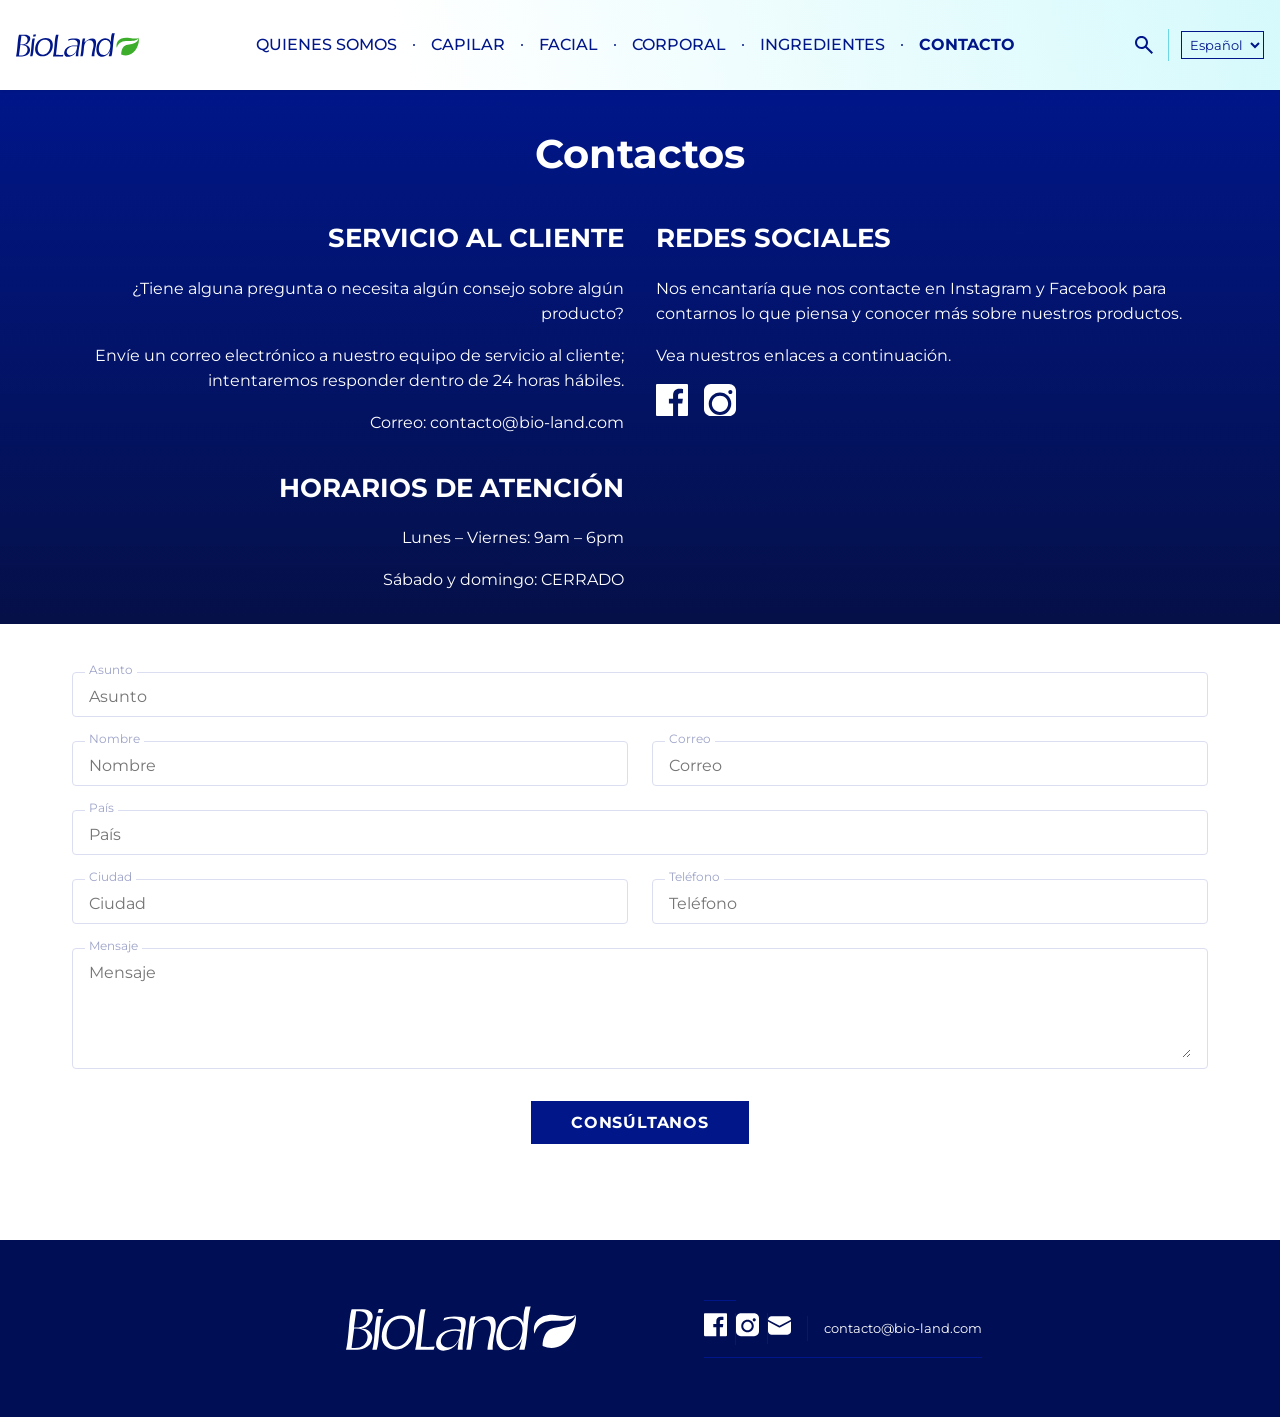
<file: pages/contacto.html>
<!DOCTYPE html>
<html lang="es" dir="ltr">
<head>
  <meta charset="UTF-8">
  <meta name="viewport" content="width=device-width, initial-scale=1.0">
  <title>Contacto — BioLand</title>
  <link rel="stylesheet" href="../assets/css/main.css?v=4">
  <link rel="stylesheet" href="../assets/css/components.css?v=4">
  <style>
    /* ── Contact hero (fiel al original) */
    .contact-hero {
      background: linear-gradient(to bottom, #001689, #051048);
      padding: 32px 16px;
    }
    .contact-hero__inner {
      display: grid;
      max-width: 1200px;
      margin: 0 auto;
      padding: 0 32px;
      color: #fff;
      gap: 32px;
      place-items: center;
    }
    @media (min-width: 768px) {
      .contact-hero__inner {
        grid-template-columns: 1fr 1fr;
        gap: 32px;
        place-items: start;
      }
    }
    .contact-hero h1 {
      font-size: clamp(32px,4vw,40px);
      font-weight: 700;
      color: #fff;
      grid-column: 1 / -1;
    }
    @media (min-width: 768px) {
      .contact-hero h1 { justify-self: center; }
    }

    .contact-block {
      display: flex;
      flex-direction: column;
      width: 100%;
      gap: 16px;
      padding: 24px 0;
      border-top: 2px solid var(--brand);
      border-bottom: 2px solid var(--brand);
    }
    @media (min-width: 768px) {
      .contact-block {
        align-items: flex-end;
        text-align: right;
        border: none;
        padding: 0;
      }
    }

    .contact-block h2 {
      text-transform: uppercase;
      font-weight: 700;
      font-size: 20px;
    }
    @media (min-width: 1024px) { .contact-block h2 { font-size: 26px; } }

    .contact-block p, .contact-block li {
      font-size: 14px;
      line-height: 1.6;
    }
    @media (min-width: 1024px) { .contact-block p, .contact-block li { font-size: 16px; } }

    .contact-block a { color: #fff; }

    .contact-social-icons {
      display: flex;
      gap: 16px;
    }

    /* Redes bloque: columna derecha, alineado a la izquierda */
    .contact-block--social {
      align-items: flex-start;
      text-align: left;
    }
    @media (min-width: 768px) {
      .contact-block--social {
        border: none;
        padding: 0;
      }
    }
  </style>
</head>
<body>

  <script src="../components/header.js?v=4" data-root=".."></script>

  <main class="padding-for-nav fade-in">

    <!-- ── Hero contacto ───────────────────────────────── -->
    <section class="contact-hero">
      <div class="contact-hero__inner">
        <h1>Contactos</h1>

        <!-- Servicio al cliente -->
        <div class="contact-block">
          <h2>Servicio al cliente</h2>
          <p>¿Tiene alguna pregunta o necesita algún consejo sobre algún producto?</p>
          <p>Envíe un correo electrónico a nuestro equipo de servicio al cliente; intentaremos responder dentro de 24 horas hábiles.</p>
          <p>Correo: <a href="mailto:contacto@bio-land.com">contacto@bio-land.com</a></p>
        </div>

        <!-- Redes sociales -->
        <div class="contact-block contact-block--social">
          <h2>Redes sociales</h2>
          <p>Nos encantaría que nos contacte en Instagram y Facebook para contarnos lo que piensa y conocer más sobre nuestros productos.</p>
          <p>Vea nuestros enlaces a continuación.</p>
          <div class="contact-social-icons">
            <a href="https://www.facebook.com/biolandoficial" target="_blank" rel="noreferrer" aria-label="Facebook">
              <svg width="32" height="32" viewBox="0 0 32 32" fill="none"><path d="M30.72 0H1.28C0.572 0 0 0.572 0 1.28V30.72C0 31.428 0.572 32 1.28 32H30.72C31.428 32 32 31.428 32 30.72V1.28C32 0.572 31.428 0 30.72 0ZM27.024 9.34H24.468C22.464 9.34 22.076 10.292 22.076 11.692V14.776H26.86L26.236 19.604H22.076V32H17.088V19.608H12.916V14.776H17.088V11.216C17.088 7.084 19.612 4.832 23.3 4.832C25.068 4.832 26.584 4.964 27.028 5.024V9.34H27.024Z" fill="white"/></svg>
            </a>
            <a href="https://www.instagram.com/bioland/" target="_blank" rel="noreferrer" aria-label="Instagram">
              <svg width="32" height="32" viewBox="0 0 32 32" fill="none"><path fill-rule="evenodd" clip-rule="evenodd" d="M6.858 0C5.039 0 3.296 0.722 2.01 2.008C0.724 3.293 0.001 5.037 0 6.855V25.142C0 26.961 0.723 28.705 2.009 29.991C3.295 31.278 5.039 32 6.858 32H25.145C26.963 31.999 28.707 31.277 29.992 29.991C31.278 28.705 32 26.961 32 25.142V6.855C31.999 5.037 31.277 3.294 29.991 2.009C28.706 0.723 26.963 0.001 25.145 0H6.858ZM16 8.533C12.997 8.533 10.131 9.73 8.022 11.839C5.913 13.948 4.716 16.814 4.716 19.817C4.716 22.82 5.913 25.686 8.022 27.795C10.131 29.904 12.997 31.101 16 31.101C19.003 31.101 21.869 29.904 23.978 27.795C26.087 25.686 27.284 22.82 27.284 19.817C27.284 16.814 26.087 13.948 23.978 11.839C21.869 9.73 19.003 8.533 16 8.533ZM16 11.733C18.157 11.733 20.226 12.589 21.748 14.111C23.27 15.633 24.126 17.702 24.126 19.859C24.126 22.016 23.27 24.085 21.748 25.607C20.226 27.129 18.157 27.985 16 27.985C13.843 27.985 11.774 27.129 10.252 25.607C8.73 24.085 7.874 22.016 7.874 19.859C7.874 17.702 8.73 15.633 10.252 14.111C11.774 12.589 13.843 11.733 16 11.733ZM26.341 5.973C25.803 5.973 25.287 6.187 24.906 6.568C24.525 6.949 24.311 7.465 24.311 8.003C24.311 8.541 24.525 9.057 24.906 9.438C25.287 9.819 25.803 10.033 26.341 10.033C26.879 10.033 27.395 9.819 27.776 9.438C28.157 9.057 28.371 8.541 28.371 8.003C28.371 7.465 28.157 6.949 27.776 6.568C27.395 6.187 26.879 5.973 26.341 5.973Z" fill="white"/></svg>
            </a>
          </div>
        </div>

        <!-- Horarios — columna izquierda, debajo de Servicio -->
        <div class="contact-block" style="grid-column:1;">
          <h2>Horarios de atención</h2>
          <p>Lunes – Viernes: 9am – 6pm</p>
          <p>Sábado y domingo: CERRADO</p>
        </div>

      </div>
    </section>

    <!-- ── Formulario de contacto ─────────────────────────── -->
    <section style="max-width:1200px;margin:0 auto 48px;padding:48px 32px;">
      <style>
        .contact-form { display:grid; gap:24px; }
        @media(min-width:768px){ .contact-form { grid-template-columns:1fr 1fr; } }
        .contact-form__field { display:flex; flex-direction:column; gap:6px; }
        .contact-form__field {
          position: relative;
          border: 1px solid #DBDEF0;
          border-radius: 4px;
          padding: 12px 16px 10px;
        }
        .contact-form__field label {
          position: absolute;
          top: -9px; left: 12px;
          background: #fff;
          padding: 0 4px;
          font-size: 12px;
          color: #9da3c8;
          font-weight: 400;
          line-height: 1;
          pointer-events: none;
        }
        .contact-form__field input,
        .contact-form__field select,
        .contact-form__field textarea {
          width:100%;
          border:none;
          outline:none;
          font-size:16px;
          font-family:inherit;
          background:transparent;
          color:var(--text-primary,#1a1a18);
          padding:0;
          margin-top:2px;
        }
        .contact-form__field:focus-within { border-color: var(--brand); }
        .contact-form__field:focus-within label { color: var(--brand); }
        .contact-form__field--full { grid-column:1/-1; }
        .contact-form__submit {
          grid-column:1/-1;
          display:flex;
          justify-content:center;
          margin-top:8px;
        }
        .btn-consultar {
          background:var(--brand);
          color:#fff;
          font-weight:700;
          font-size:1rem;
          padding:12px 40px;
          border:none;
          cursor:pointer;
          text-transform:uppercase;
          letter-spacing:0.05em;
          transition:background 0.2s;
        }
        .btn-consultar:hover { background:var(--brand-dark); }
      </style>
      <form class="contact-form" novalidate>
        <div class="contact-form__field contact-form__field--full">
          <label for="c-asunto">Asunto</label>
          <input type="text" id="c-asunto" name="asunto" placeholder="Asunto">
        </div>
        <div class="contact-form__field">
          <label for="c-nombre">Nombre</label>
          <input type="text" id="c-nombre" name="nombre" placeholder="Nombre">
        </div>
        <div class="contact-form__field">
          <label for="c-correo">Correo</label>
          <input type="email" id="c-correo" name="correo" placeholder="Correo">
        </div>
        <div class="contact-form__field contact-form__field--full">
          <label for="c-pais">País</label>
          <input type="text" id="c-pais" name="pais" placeholder="País">
        </div>
        <div class="contact-form__field">
          <label for="c-ciudad">Ciudad</label>
          <input type="text" id="c-ciudad" name="ciudad" placeholder="Ciudad">
        </div>
        <div class="contact-form__field">
          <label for="c-telefono">Teléfono</label>
          <input type="tel" id="c-telefono" name="telefono" placeholder="Teléfono">
        </div>
        <div class="contact-form__field contact-form__field--full">
          <label for="c-mensaje">Mensaje</label>
          <textarea id="c-mensaje" name="mensaje" rows="5" placeholder="Mensaje"></textarea>
        </div>
        <div class="contact-form__submit">
          <button type="submit" class="btn-consultar">Consúltanos</button>
        </div>
      </form>
    </section>

  </main>

  <script src="../components/footer.js" data-root=".."></script>
  <script src="../assets/js/main.js"></script>
</body>
</html>
</file>
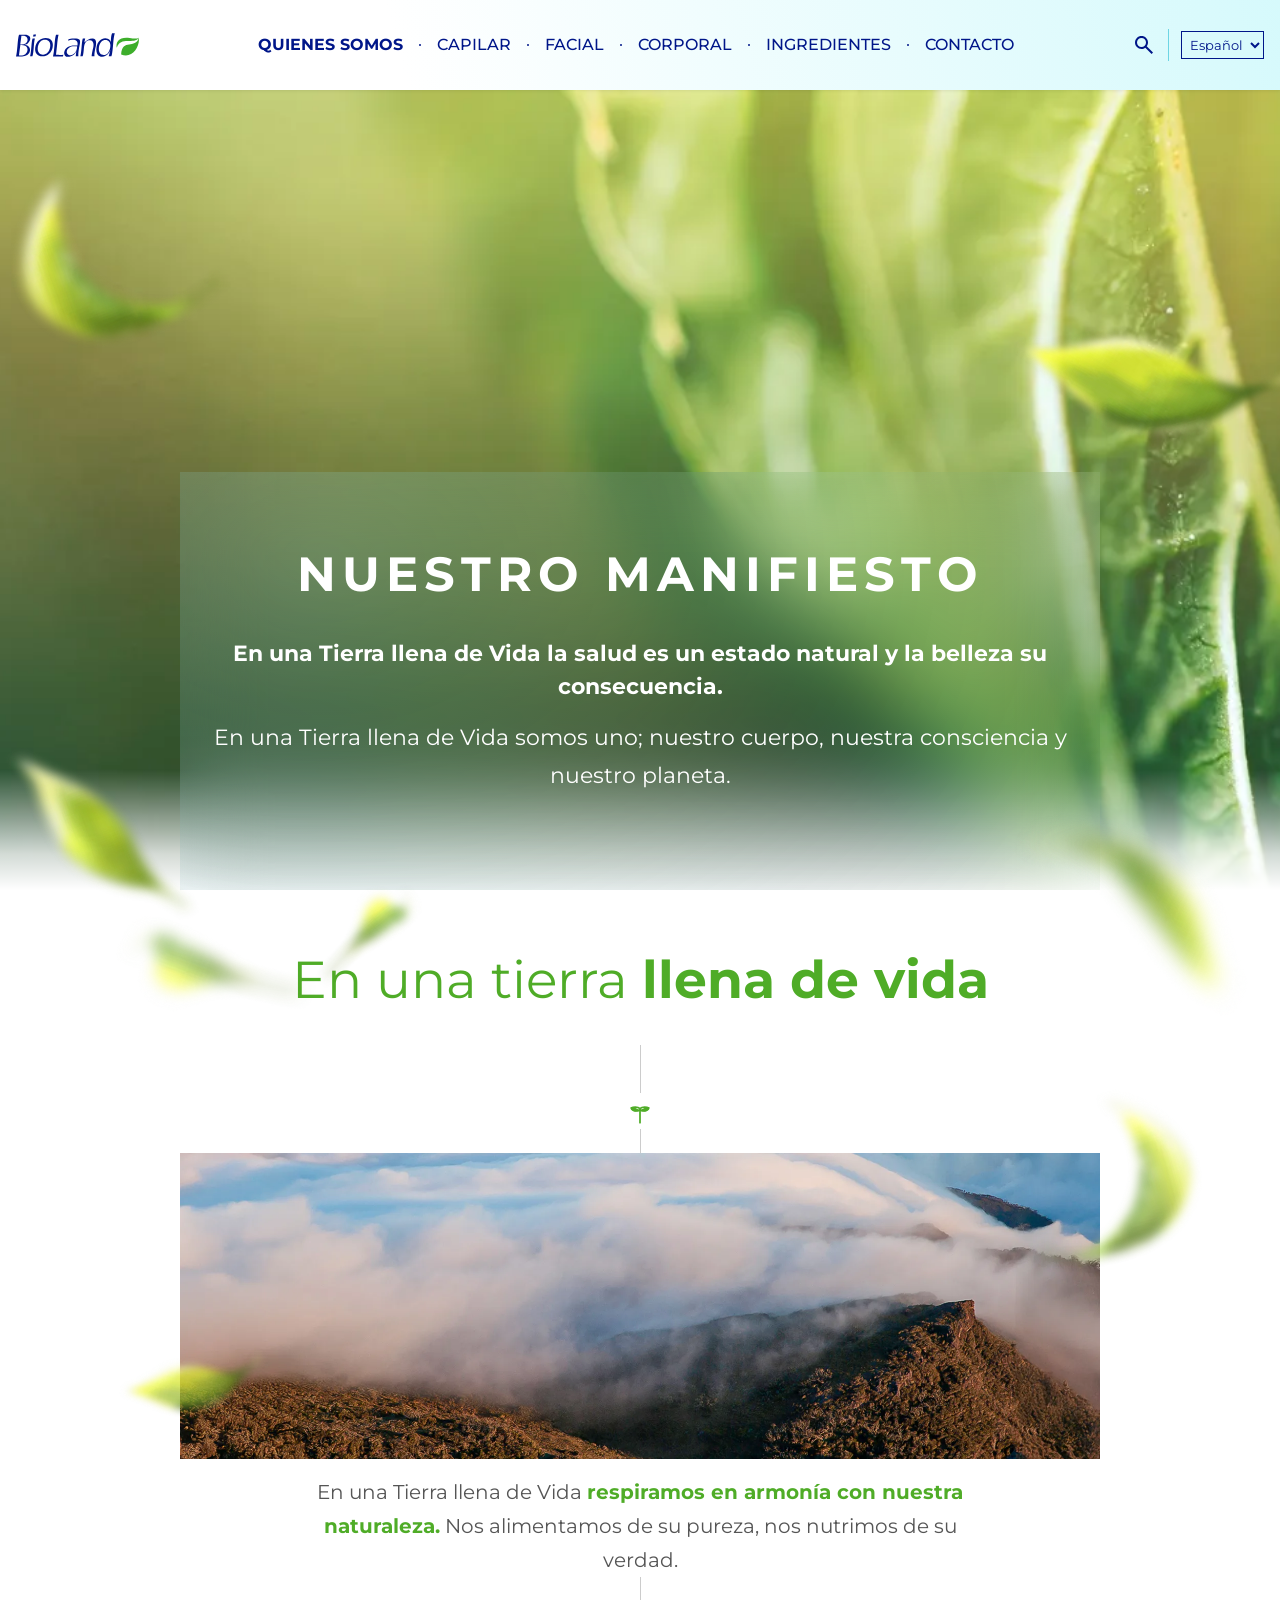
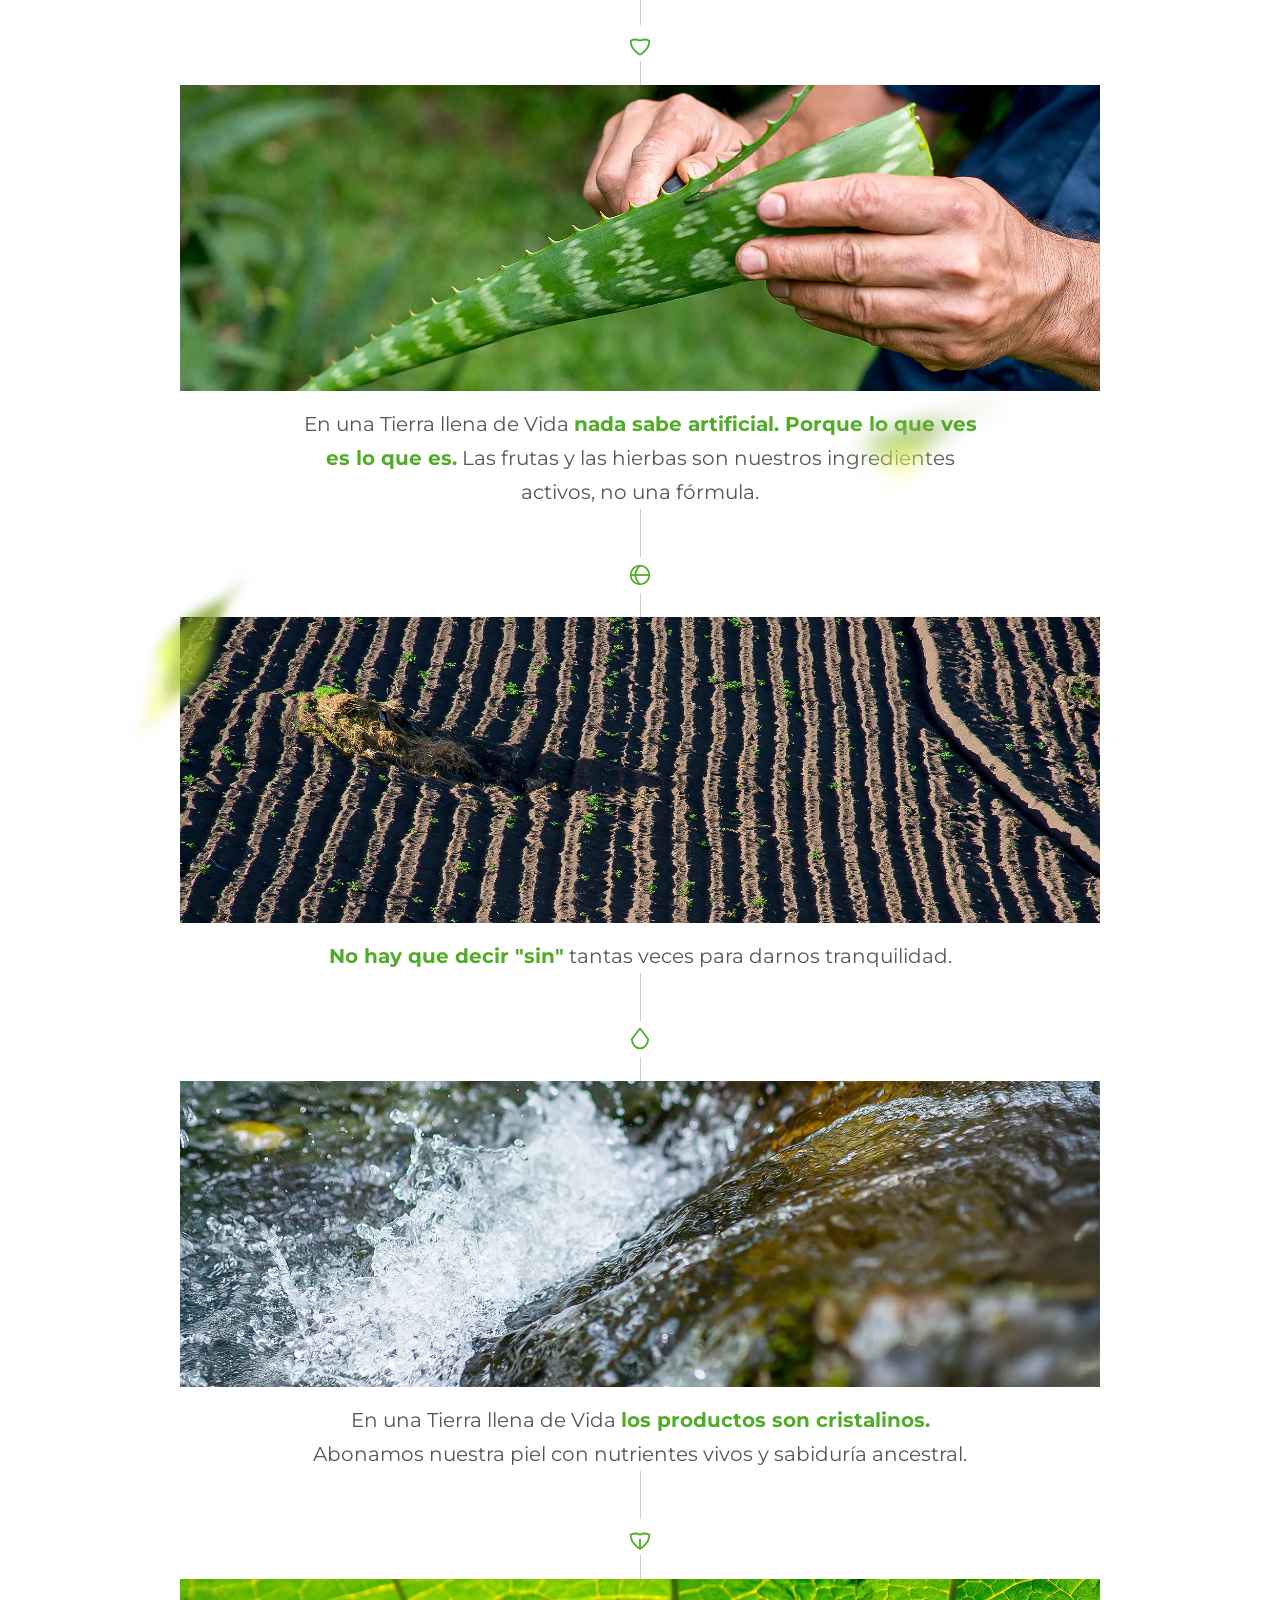
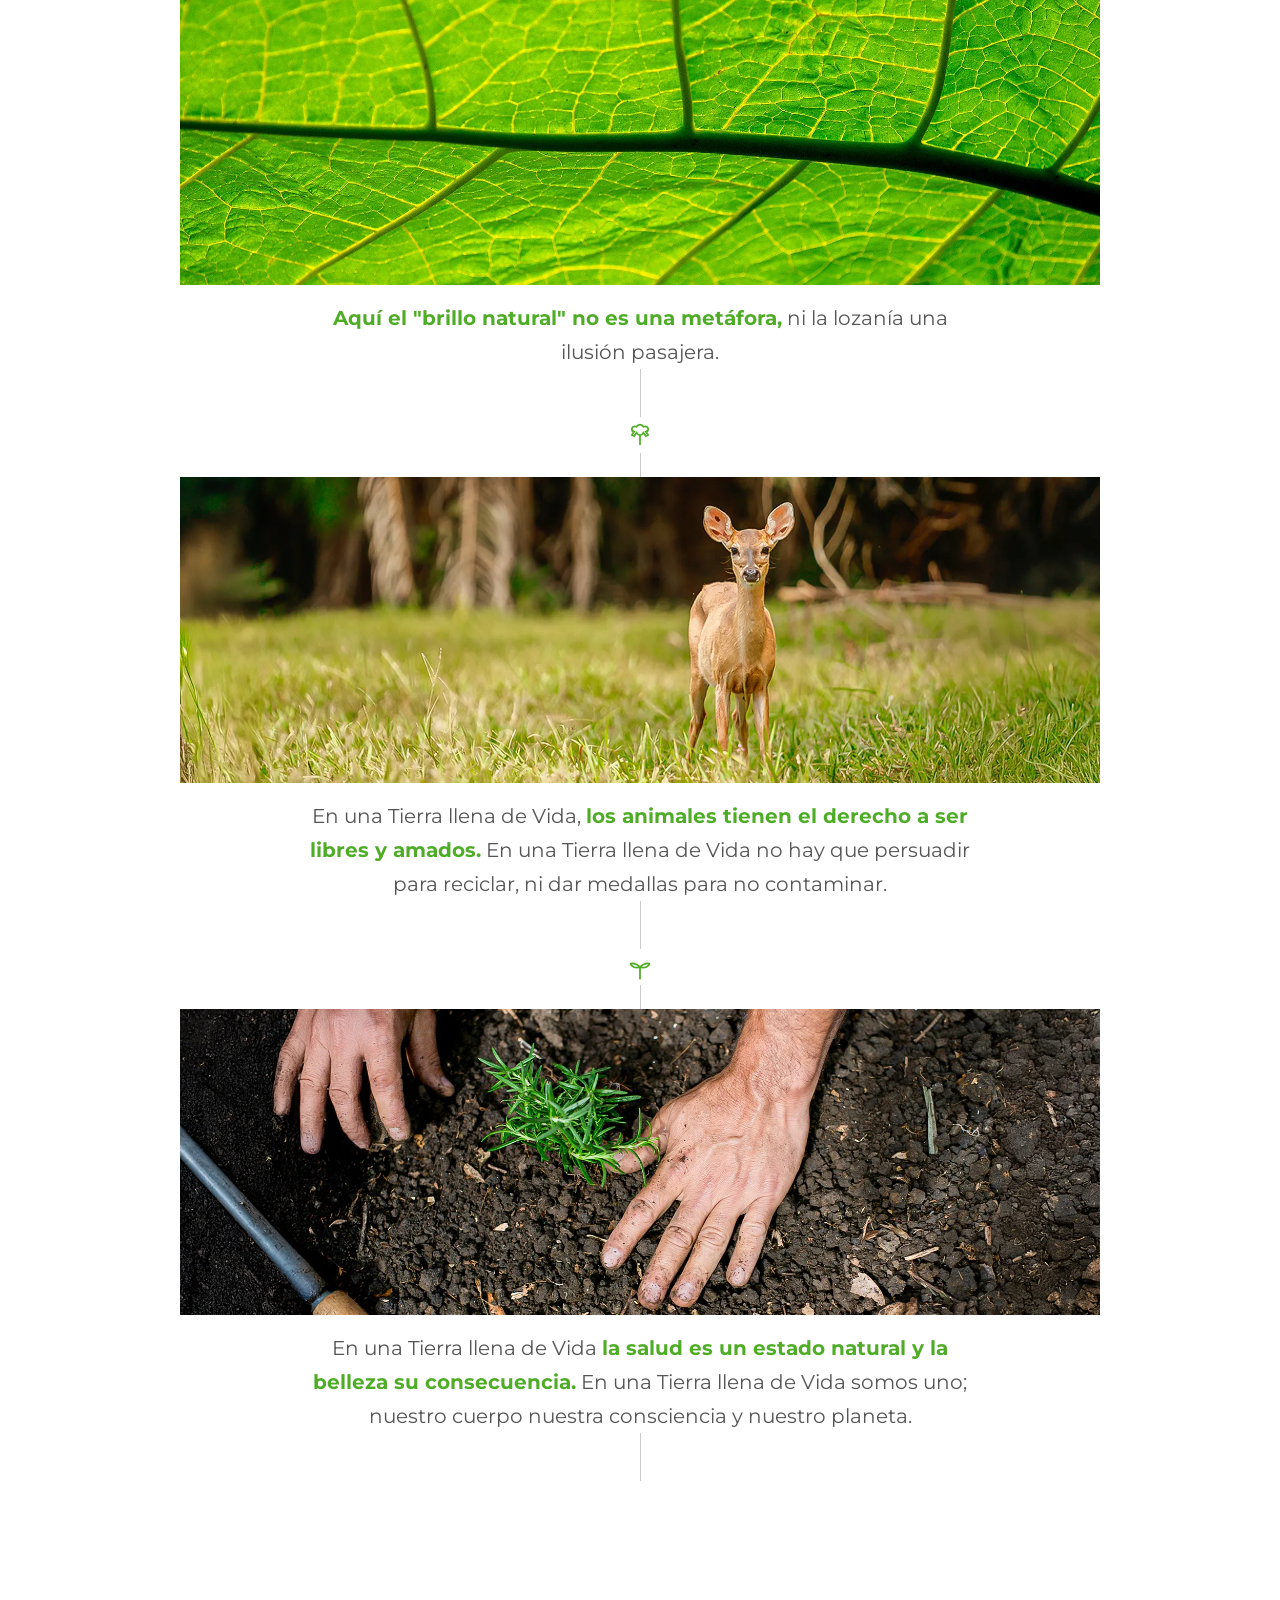
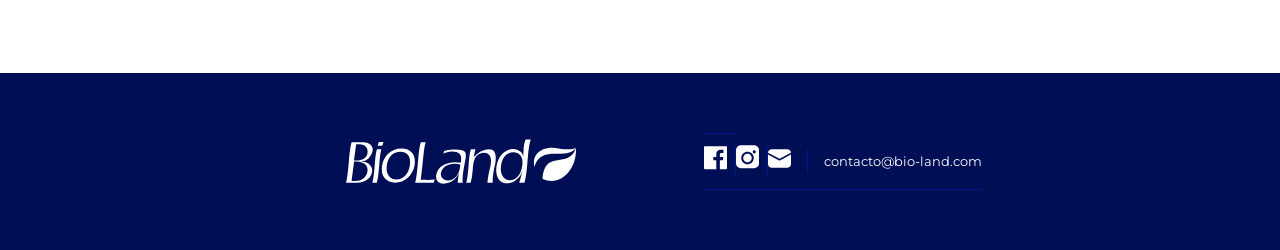
<file: pages/nosotros.html>
<!DOCTYPE html>
<html lang="es" dir="ltr">
<head>
  <meta charset="UTF-8">
  <meta name="viewport" content="width=device-width, initial-scale=1.0">
  <title>Quienes Somos — BioLand</title>
  <link rel="stylesheet" href="../assets/css/main.css?v=4">
  <link rel="stylesheet" href="../assets/css/components.css?v=4">
  <style>
    /* ── About Hero ─────────────────────────────────────── */
    .about-hero {
      position: relative;
      height: 100vh;
      max-height: 800px;
      background: url('../assets/img/about-us/header.webp') center top / cover no-repeat;
      overflow: visible;
    }
    /* fade image to white at bottom (real site: image is calc(100%-75px) tall) */
    .about-hero::after {
      content: '';
      position: absolute;
      bottom: 0;
      left: 0;
      right: 0;
      height: 120px;
      background: linear-gradient(to bottom, transparent 0%, rgba(255,255,255,0.8) 70%, #fff 100%);
      pointer-events: none;
      z-index: 1;
    }
    .about-hero__leaves {
      position: absolute; inset: 0; pointer-events: none; overflow: visible;
    }
    .about-hero__leaf {
      position: absolute;
      opacity: 0.9;
      will-change: transform;
      z-index: 3;
    }
    .about-hero__card {
      position: absolute;
      bottom: 0;
      left: 0;
      right: 0;
      z-index: 2;
      max-width: 920px;
      width: 100%;
      margin: 0 auto;
      padding: 64px 32px 96px;
      background: radial-gradient(90.16% 143.01% at 15.32% 21.04%, rgba(165,239,255,0.2) 0%, rgba(110,191,244,0.043) 77.08%, rgba(70,144,213,0) 100%);
      backdrop-filter: blur(40px);
      -webkit-backdrop-filter: blur(40px);
      text-align: center;
    }
    .about-hero__card h2 {
      font-size: 48px;
      font-weight: 700;
      color: #fff;
      text-transform: uppercase;
      letter-spacing: 6px;
      margin-bottom: 24px;
    }
    .about-hero__card .quote {
      font-size: clamp(18px,2vw,22px);
      font-weight: 700;
      color: #fff;
      line-height: 1.5;
      margin-bottom: 16px;
    }
    .about-hero__card .subquote {
      font-size: clamp(16px,2vw,22px);
      color: #fff;
      line-height: 1.7;
    }

    /* ── Timeline section ───────────────────────────────── */
    .about-timeline {
      background: #fff;
      padding-top: 0;
      padding-bottom: 192px;
      padding-inline: 16px;
      position: relative;
      overflow: hidden;
    }
    .about-timeline__floating {
      position: absolute; pointer-events: none; overflow: hidden; inset: 0;
    }
    .about-timeline__floating-leaf {
      position: absolute; opacity: 0.75;
    }
    .about-timeline__title {
      text-align: center;
      font-size: 52px;
      font-weight: 400;
      color: #4fac27;
      padding: 48px 0 24px;
    }
    .about-timeline__title span {
      font-weight: 400;
    }
    .about-timeline__title strong {
      font-weight: 700;
    }

    /* vertical line container */
    .timeline-track {
      display: flex;
      flex-direction: column;
      align-items: center;
      max-width: 920px;
      margin: 0 auto;
      gap: 0;
    }
    .timeline-vline {
      width: 1px;
      height: 48px;
      background: #ccc;
      flex-shrink: 0;
    }
    .timeline-vline--short { height: 24px; }
    .timeline-icon {
      display: flex;
      align-items: center;
      justify-content: center;
      width: 36px;
      height: 36px;
      color: #4fac27;
      flex-shrink: 0;
    }
    .timeline-icon svg {
      width: 28px; height: 28px; fill: #4fac27;
    }
    .timeline-photo {
      width: 100%;
      border-radius: 0;
      overflow: hidden;
      margin: 0;
    }
    .timeline-photo img {
      width: 100%; height: auto;
      display: block;
      object-fit: cover;
    }
    .timeline-caption {
      text-align: center;
      font-size: 20px;
      line-height: 1.7;
      color: #555;
      padding: 16px 8px 0;
      max-width: 700px;
    }
    .timeline-caption strong {
      color: #4fac27;
      font-weight: 700;
    }
  </style>
</head>
<body>

  <script src="../components/header.js?v=4" data-root=".."></script>

  <main class="padding-for-nav fade-in">

    <!-- ── Hero ─────────────────────────────────────────── -->
    <section class="about-hero">
      <!-- Floating leaves on hero -->
      <div class="about-hero__leaves">
        <!-- top corners -->
        <img class="about-hero__leaf" src="../assets/img/about-us/leaf-1.webp" alt="" data-speed="0.35" data-rotate="-20deg" style="left:-4%;top:-8%;width:280px;transform:rotate(-20deg);">
        <img class="about-hero__leaf" src="../assets/img/about-us/leaf-2.webp" alt="" data-speed="0.55" data-rotate="30deg"  style="right:-3%;top:-6%;width:350px;transform:rotate(30deg);">
        <!-- bottom corners -->
        <img class="about-hero__leaf" src="../assets/img/about-us/leaf-3.webp" alt="" data-speed="0.20" data-rotate="160deg" style="left:-5%;bottom:-5%;width:260px;transform:rotate(160deg);">
        <img class="about-hero__leaf" src="../assets/img/about-us/leaf-4.webp" alt="" data-speed="0.30" data-rotate="-155deg" style="right:-4%;bottom:-8%;width:300px;transform:rotate(-155deg);">
        <img class="about-hero__leaf" src="../assets/img/about-us/leaf-5.webp" alt="" data-speed="0.15" data-rotate="140deg" style="left:18%;bottom:-12%;width:200px;transform:rotate(140deg);">
      </div>

      <div class="about-hero__card">
        <h2>Nuestro Manifiesto</h2>
        <p class="quote">En una Tierra llena de Vida la salud es un estado natural y la belleza su consecuencia.</p>
        <p class="subquote">En una Tierra llena de Vida somos uno; nuestro cuerpo, nuestra consciencia y nuestro planeta.</p>
      </div>
    </section>

    <!-- ── Timeline ──────────────────────────────────────── -->
    <section class="about-timeline">

      <!-- Floating leaves on timeline -->
      <div class="about-timeline__floating">
        <img class="about-timeline__floating-leaf" src="../assets/img/about-us/leaf-5.webp" alt="" data-speed="0.40" data-rotate="20deg"  style="left:-3%;top:5%;width:300px;transform:rotate(20deg);">
        <img class="about-timeline__floating-leaf" src="../assets/img/about-us/leaf-6.webp" alt="" data-speed="0.28" data-rotate="-15deg" style="right:-2%;top:10%;width:260px;transform:rotate(-15deg);">
        <img class="about-timeline__floating-leaf" src="../assets/img/about-us/leaf-7.webp" alt="" data-speed="0.50" data-rotate="10deg"  style="left:-4%;top:28%;width:240px;transform:rotate(10deg);">
        <img class="about-timeline__floating-leaf" src="../assets/img/about-us/leaf-8.webp" alt="" data-speed="0.35" data-rotate="-20deg" style="right:-2%;top:42%;width:280px;transform:rotate(-20deg);">
        <img class="about-timeline__floating-leaf" src="../assets/img/about-us/leaf-9.webp" alt="" data-speed="0.45" data-rotate="5deg"   style="left:-3%;top:62%;width:250px;transform:rotate(5deg);">
        <img class="about-timeline__floating-leaf" src="../assets/img/about-us/leaf-1.webp" alt="" data-speed="0.30" data-rotate="25deg"  style="right:-1%;top:74%;width:220px;transform:rotate(25deg);">
      </div>

      <h2 class="about-timeline__title"><span>En una tierra </span><strong>llena de vida</strong></h2>

      <div class="timeline-track">

        <!-- Montañas -->
        <div class="timeline-vline"></div>
        <div class="timeline-icon">
          <!-- plant sprout icon -->
          <svg viewBox="0 0 24 24" xmlns="http://www.w3.org/2000/svg"><path d="M12 22V12M12 12C12 12 8 8 4 9C4 9 5 14 12 12ZM12 12C12 12 16 8 20 9C20 9 19 14 12 12Z"/><path d="M12 22C12 22 12 17 12 12" stroke="#4fac27" stroke-width="1.5" fill="none" stroke-linecap="round"/><path d="M12 10C10 8 6 8.5 4.5 9.5C4.5 9.5 5.5 13.5 12 11" stroke="#4fac27" stroke-width="1.5" fill="none" stroke-linecap="round" stroke-linejoin="round"/><path d="M12 10C14 8 18 8.5 19.5 9.5C19.5 9.5 18.5 13.5 12 11" stroke="#4fac27" stroke-width="1.5" fill="none" stroke-linecap="round" stroke-linejoin="round"/></svg>
        </div>
        <div class="timeline-vline--short timeline-vline"></div>
        <div class="timeline-photo">
          <img src="../assets/img/about-us/montanas.webp" alt="Montañas">
        </div>
        <p class="timeline-caption">
          En una Tierra llena de Vida <strong>respiramos en armonía con nuestra naturaleza.</strong> Nos alimentamos de su pureza, nos nutrimos de su verdad.
        </p>

        <!-- Aloe -->
        <div class="timeline-vline"></div>
        <div class="timeline-icon">
          <svg viewBox="0 0 24 24" xmlns="http://www.w3.org/2000/svg"><path d="M12 22C12 22 4 18 4 10C4 10 8 8 12 10C16 8 20 10 20 10C20 18 12 22 12 22Z" stroke="#4fac27" stroke-width="1.5" fill="none" stroke-linecap="round" stroke-linejoin="round"/></svg>
        </div>
        <div class="timeline-vline--short timeline-vline"></div>
        <div class="timeline-photo">
          <img src="../assets/img/about-us/Aloe.webp" alt="Aloe Vera">
        </div>
        <p class="timeline-caption">
          En una Tierra llena de Vida <strong>nada sabe artificial. Porque lo que ves es lo que es.</strong> Las frutas y las hierbas son nuestros ingredientes activos, no una fórmula.
        </p>

        <!-- Tierra -->
        <div class="timeline-vline"></div>
        <div class="timeline-icon">
          <svg viewBox="0 0 24 24" xmlns="http://www.w3.org/2000/svg"><circle cx="12" cy="12" r="8" stroke="#4fac27" stroke-width="1.5" fill="none"/><path d="M12 4C12 4 8 8 8 12C8 16 12 20 12 20" stroke="#4fac27" stroke-width="1.5" fill="none"/><path d="M4 12H20" stroke="#4fac27" stroke-width="1.5" fill="none"/></svg>
        </div>
        <div class="timeline-vline--short timeline-vline"></div>
        <div class="timeline-photo">
          <img src="../assets/img/about-us/tierra.webp" alt="Tierra">
        </div>
        <p class="timeline-caption">
          <strong>No hay que decir "sin"</strong> tantas veces para darnos tranquilidad.
        </p>

        <!-- Agua -->
        <div class="timeline-vline"></div>
        <div class="timeline-icon">
          <svg viewBox="0 0 24 24" xmlns="http://www.w3.org/2000/svg"><path d="M12 3L5 12C5 16.4 8.1 20 12 20C15.9 20 19 16.4 19 12L12 3Z" stroke="#4fac27" stroke-width="1.5" fill="none" stroke-linecap="round" stroke-linejoin="round"/></svg>
        </div>
        <div class="timeline-vline--short timeline-vline"></div>
        <div class="timeline-photo">
          <img src="../assets/img/about-us/agua.webp" alt="Agua">
        </div>
        <p class="timeline-caption">
          En una Tierra llena de Vida <strong>los productos son cristalinos.</strong> Abonamos nuestra piel con nutrientes vivos y sabiduría ancestral.
        </p>

        <!-- Hoja -->
        <div class="timeline-vline"></div>
        <div class="timeline-icon">
          <svg viewBox="0 0 24 24" xmlns="http://www.w3.org/2000/svg"><path d="M12 22C12 22 4 18 4 10C4 10 8 8 12 10C16 8 20 10 20 10C20 18 12 22 12 22Z" stroke="#4fac27" stroke-width="1.5" fill="none" stroke-linecap="round" stroke-linejoin="round"/><path d="M12 22L12 14" stroke="#4fac27" stroke-width="1.5" fill="none" stroke-linecap="round"/></svg>
        </div>
        <div class="timeline-vline--short timeline-vline"></div>
        <div class="timeline-photo">
          <img src="../assets/img/about-us/hoja.webp" alt="Hoja">
        </div>
        <p class="timeline-caption">
          <strong>Aquí el "brillo natural" no es una metáfora,</strong> ni la lozanía una ilusión pasajera.
        </p>

        <!-- Venado -->
        <div class="timeline-vline"></div>
        <div class="timeline-icon">
          <svg viewBox="0 0 24 24" xmlns="http://www.w3.org/2000/svg"><path d="M12 3C10 3 9 5 9 5C7 4 5 5 5 7C5 9 7 9 7 9L5 12L7 13L9 10C9 10 10 12 12 12C14 12 15 10 15 10L17 13L19 12L17 9C17 9 19 9 19 7C19 5 17 4 15 5C15 5 14 3 12 3Z" stroke="#4fac27" stroke-width="1.5" fill="none"/><path d="M12 12V20" stroke="#4fac27" stroke-width="1.5" fill="none" stroke-linecap="round"/></svg>
        </div>
        <div class="timeline-vline--short timeline-vline"></div>
        <div class="timeline-photo">
          <img src="../assets/img/about-us/venado.webp" alt="Venado">
        </div>
        <p class="timeline-caption">
          En una Tierra llena de Vida, <strong>los animales tienen el derecho a ser libres y amados.</strong> En una Tierra llena de Vida no hay que persuadir para reciclar, ni dar medallas para no contaminar.
        </p>

        <!-- Romero -->
        <div class="timeline-vline"></div>
        <div class="timeline-icon">
          <svg viewBox="0 0 24 24" xmlns="http://www.w3.org/2000/svg"><path d="M12 22V12M12 12C12 12 8 8 4 9C4 9 5 14 12 12ZM12 12C12 12 16 8 20 9C20 9 19 14 12 12Z" stroke="#4fac27" stroke-width="1.5" fill="none" stroke-linecap="round" stroke-linejoin="round"/></svg>
        </div>
        <div class="timeline-vline--short timeline-vline"></div>
        <div class="timeline-photo">
          <img src="../assets/img/about-us/romero.webp" alt="Romero">
        </div>
        <p class="timeline-caption">
          En una Tierra llena de Vida <strong>la salud es un estado natural y la belleza su consecuencia.</strong> En una Tierra llena de Vida somos uno; nuestro cuerpo nuestra consciencia y nuestro planeta.
        </p>

        <div class="timeline-vline"></div>

      </div><!-- end .timeline-track -->
    </section>

  </main>

  <script src="../components/footer.js" data-root=".."></script>
  <script src="../assets/js/main.js"></script>
  <script>
    // ── Parallax leaves ──────────────────────────────────
    // Fórmula por-hoja: el offset es proporcional a la distancia
    // entre el centro natural de cada hoja y el centro del viewport.
    // Resultado: cada hoja tiene su propio timing y el movimiento es
    // visible sin importar la altura de la sección.
    (function() {
      const leaves = document.querySelectorAll('[data-speed]');
      const originsY = new Map();
      let ticking = false;

      // Capturar posición natural de cada hoja en la página (una sola vez)
      function initOrigins() {
        leaves.forEach(leaf => {
          const rect = leaf.getBoundingClientRect();
          originsY.set(leaf, window.scrollY + rect.top + rect.height / 2);
        });
      }

      function updateLeaves() {
        const scrollY = window.scrollY;
        const vh      = window.innerHeight;
        const vCenter = scrollY + vh / 2;

        leaves.forEach(leaf => {
          const speed  = parseFloat(leaf.dataset.speed || 0);
          const rotate = leaf.dataset.rotate || '0deg';

          // Distancia entre el centro natural de la hoja y el centro del viewport
          const dist   = (originsY.get(leaf) || 0) - vCenter;

          // La hoja se mueve OPUESTO a la distancia → efecto flotante lento
          // Multiplier 0.45 controla la intensidad; speed escala por hoja
          const offset = -dist * speed * 0.9;

          leaf.style.transform = `rotate(${rotate}) translateY(${offset}px)`;
        });

        ticking = false;
      }

      window.addEventListener('scroll', () => {
        if (!ticking) {
          requestAnimationFrame(updateLeaves);
          ticking = true;
        }
      }, { passive: true });

      // Inicializar después de que el layout esté listo
      if (document.readyState === 'complete') {
        initOrigins(); updateLeaves();
      } else {
        window.addEventListener('load', () => { initOrigins(); updateLeaves(); });
      }
    })();
  </script>
</body>
</html>
</file>
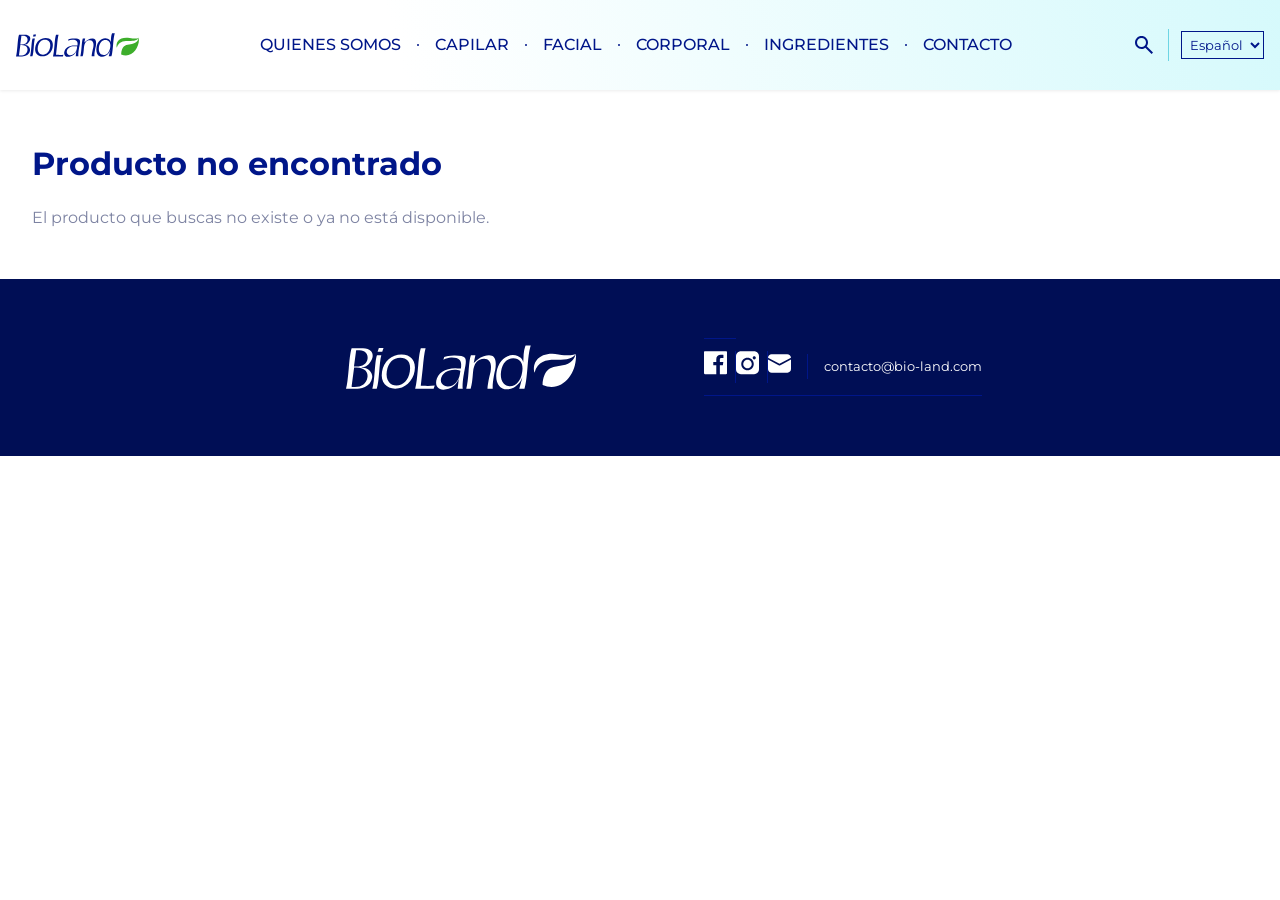
<file: pages/producto.html>
<!DOCTYPE html>
<html lang="es" dir="ltr">
<head>
  <meta charset="UTF-8">
  <meta name="viewport" content="width=device-width, initial-scale=1.0">
  <title>Aceite de Coco Brillo Intenso — BioLand</title>
  <link rel="stylesheet" href="https://cdn.jsdelivr.net/npm/swiper@11/swiper-bundle.min.css">
  <link rel="stylesheet" href="../assets/css/main.css?v=4">
  <link rel="stylesheet" href="../assets/css/components.css?v=4">
  <style>
    /* ── Product detail layout ───────────────────────── */
    .product-detail {
      display: grid;
      gap: 32px;
      padding: 48px 16px;
      max-width: 1536px;
      margin: 0 auto;
    }
    @media (min-width: 500px) { .product-detail { max-width: 500px; } }
    @media (min-width: 1024px) {
      .product-detail {
        grid-template-columns: 1fr 1fr;
        max-width: 100%;
        gap: 48px;
        padding: 48px 32px;
      }
    }

    /* Image swiper side */
    .product-img-swiper { overflow: hidden; }
    .product-img-swiper .swiper-slide img {
      width: 100%; height: 100%;
      object-fit: contain;
      padding-bottom: 16px;
      max-height: 500px;
    }
    @media (min-width: 768px) {
      .product-img-swiper .swiper-slide img { max-height: 600px; }
    }
    /* Progress bar under image */
    .product-img-progress {
      background: rgba(0,0,0,0.1);
      height: 4px;
      width: 100%;
      margin-top: 24px;
    }
    .product-img-progress-fill {
      height: 4px;
      width: 100%;
      background: var(--brand-dark);
    }

    /* Info side */
    .product-info { display: flex; flex-direction: column; }

    /* Ingredient badge — tall pill */
    .ingredient-pill {
      width: 98px;
      padding: 4px 16px;
      height: 110px;
      display: flex;
      flex-direction: column;
      gap: 0;
      align-items: flex-start;
      justify-content: flex-start;
      box-shadow: 0 8px 24px rgba(0,0,0,0.2);
      border-bottom-right-radius: 16px;
      cursor: pointer;
      text-decoration: none;
    }
    .ingredient-pill__abbr {
      font-size: 32px;
      font-weight: 700;
      color: #fff;
      line-height: 1.1;
    }
    .ingredient-pill__name {
      font-size: 11px;
      color: #fff;
      line-height: 1.3;
    }

    /* Product header grid */
    .product-header-grid {
      display: grid;
      grid-template-columns: 1fr 1fr 1fr;
      align-items: center;
      gap: 8px;
    }
    @media (min-width: 1280px) {
      .product-header-grid { grid-template-columns: 1fr 1fr 1fr 1fr; }
    }

    /* No contiene / Ingredientes tabs */
    .product-tabs {
      display: flex;
      width: 100%;
      margin-top: 40px;
    }
    @media (min-width: 1280px) { .product-tabs { margin-top: 64px; } }

    .product-tab-btn {
      flex: 1;
      padding: 8px 16px;
      font-size: var(--fs-label);
      font-weight: 700;
      text-transform: uppercase;
      text-align: left;
      background: transparent;
      border: none;
      border-bottom: 3px solid;
      cursor: pointer;
      color: var(--brand);
      border-bottom-color: var(--brand);
    }
    .product-tab-btn--inactive {
      text-align: right;
      color: var(--text-secondary);
      border-bottom-color: #e5e7eb;
      font-weight: 400;
    }
    .product-tab-content { padding: 24px 0; }

    .no-contiene-list {
      list-style: disc;
      list-style-position: inside;
      color: var(--text-secondary);
      display: flex;
      flex-direction: column;
      font-size: 20px;
    }
    .no-contiene-list li {
      padding: 8px;
      border-bottom: 0.625px solid #F3F4FF;
    }

    /* Related products */
    .related-section { padding: 48px 0; }
    .related-section h2 {
      font-size: clamp(28px,4vw,40px);
      font-weight: 700;
      color: var(--brand);
      padding: 0 16px;
      margin-bottom: 48px;
    }
    .related-swiper-wrap {
      position: relative;
      width: 100%;
      overflow: hidden;
      padding: 0 40px;
    }
    .related-swiper-grad-r {
      position: absolute; top: 0; right: 0; height: 100%;
      width: 250px; background: linear-gradient(to left, #fff, transparent);
      z-index: 10; pointer-events: none;
    }
    .related-swiper-grad-l {
      position: absolute; top: 0; left: 0; height: 100%;
      width: 250px; background: linear-gradient(to right, #fff, transparent);
      z-index: 10; pointer-events: none; display: none;
    }
    @media (min-width: 1024px) { .related-swiper-grad-l { display: block; } }
  </style>
</head>
<body>

  <script src="../components/header.js?v=4" data-root=".."></script>

  <main class="padding-for-nav fade-in">

    <!-- ── Product detail ──────────────────────────────── -->
    <div class="product-detail container mx-auto">

      <!-- Left: image swiper (una sola imagen por producto — poblado por product.js) -->
      <div class="product-img-swiper">
        <div class="swiper product-img-swiper-inner">
          <div class="swiper-wrapper" id="pp-img-wrapper"></div>
          <div class="swiper-button-prev"></div>
          <div class="swiper-button-next"></div>
        </div>
        <div class="product-img-progress">
          <div class="product-img-progress-fill"></div>
        </div>
      </div>

      <!-- Right: product info (poblado por product.js desde getProducto()) -->
      <div class="product-info">

        <!-- Name + type + badge -->
        <div class="product-header-grid">
          <div style="grid-column:1/3;" class="xl:col-span-3">
            <h1 id="pp-nombre" style="color:var(--brand);font-size:clamp(28px,4vw,48px);font-weight:700;line-height:1.15;"></h1>
            <p id="pp-tipo" style="color:var(--text-secondary);font-size:clamp(18px,3vw,32px);"></p>
          </div>
          <!-- Ingredient pill badge -->
          <a class="ingredient-pill" id="pp-ing-pill" href="ingredientes.html"
             style="justify-self: end;">
            <span class="ingredient-pill__abbr" id="pp-ing-abbr"></span>
            <span class="ingredient-pill__name" id="pp-ing-name"></span>
          </a>
        </div>

        <!-- Description -->
        <p id="pp-desc" style="margin-top:64px;color:var(--text-secondary);font-size:20px;line-height:28px;"></p>

        <!-- Tabs -->
        <div class="product-tabs">
          <button class="product-tab-btn" id="tab-no-contiene" data-tab="no-contiene">No Contiene</button>
          <button class="product-tab-btn product-tab-btn--inactive" id="tab-ingredientes" data-tab="ingredientes">Ingredientes</button>
        </div>

        <!-- No contiene content -->
        <div class="product-tab-content" id="panel-no-contiene">
          <ul class="no-contiene-list" id="pp-no-contiene"></ul>
        </div>

        <!-- Ingredientes content -->
        <div class="product-tab-content" id="panel-ingredientes" style="display:none;">
          <p id="pp-ingredientes" style="color:var(--text-secondary);font-size:20px;line-height:1.8;"></p>
        </div>

      </div>
    </div>

    <!-- ── Related products (poblado por product.js: mismos productos de la familia) ── -->
    <section class="related-section container mx-auto" id="related-section" style="display:none;">
      <h2>Relacionados</h2>
      <div class="related-swiper-wrap">
        <div class="related-swiper-grad-r"></div>
        <div class="related-swiper-grad-l"></div>
        <div class="swiper related-swiper">
          <div class="swiper-wrapper" id="related-wrapper" style="align-items:center;"></div>
        </div>
      </div>
    </section>

  </main>

  <script src="https://cdn.jsdelivr.net/npm/swiper@11/swiper-bundle.min.js"></script>
  <script src="../components/footer.js" data-root=".."></script>
  <script src="../assets/js/main.js"></script>
  <script type="module" src="../assets/js/product.js"></script>
</body>
</html>
</file>
<file: assets/css/main.css>
/* ============================================================
   MAIN.CSS — Layout global, header, footer, base
   Estructura fiel al original bio-land.com
   ============================================================ */

@import url('https://fonts.googleapis.com/css2?family=Montserrat:ital,wght@0,400;0,500;0,600;0,700;1,700&display=swap');
@import 'tokens.css';

/* ── Reset & base ───────────────────────────────────────── */
*, *::before, *::after { box-sizing: border-box; margin: 0; padding: 0; }

html { scroll-behavior: smooth; }

/* Scrollbar personalizada (fiel al original) */
::-webkit-scrollbar { width: 10px; background-color: #F6F8FF; }
::-webkit-scrollbar-thumb { background: #001689; border-radius: 10px; }
* { scrollbar-color: #001689 #F6F8FF; scrollbar-width: thin; }

body {
  font-family: var(--font-base);
  font-size: var(--fs-body);
  font-weight: var(--fw-regular);
  color: var(--text-body);
  background: var(--bg-base);
  line-height: 1.6;
  overflow-x: hidden;
  -webkit-font-smoothing: antialiased;
}

img { display: block; max-width: 100%; }
a  { color: inherit; text-decoration: none; }
ul { list-style: none; }
button, input, select, textarea {
  font-family: inherit;
  font-size: inherit;
}

/* ── Contenedores ───────────────────────────────────────── */
.container {
  max-width: var(--container);
  margin-inline: auto;
  padding-inline: var(--space-sm);
}
.container--wide {
  max-width: var(--container-wide);
  margin-inline: auto;
  padding-inline: var(--space-sm);
}

/* ── Utilidades tipográficas ────────────────────────────── */
.text-brand    { color: var(--brand); }
.text-secondary{ color: var(--text-secondary); }
.text-muted    { color: var(--text-muted); }
.fw-semibold   { font-weight: var(--fw-semibold); }
.fw-bold       { font-weight: var(--fw-bold); }

/* ────────────────────────────────────────────────────────── */
/*  HEADER — fiel al original                               */
/* ────────────────────────────────────────────────────────── */
.site-header {
  position: fixed;
  top: 0; left: 0; right: 0;
  z-index: 50;
  /* Gradiente del original */
  background: linear-gradient(74.91deg, #FFFFFF 31.23%, #A5F3F8 181.98%);
  box-shadow: 0 1px 3px rgba(0,0,0,0.08);
  display: flex;
  align-items: center;
  min-height: 64px;
}

@media (min-width: 1280px) {
  .site-header { min-height: 90px; }
}

.site-header__inner {
  max-width: 1280px;
  margin-inline: auto;
  padding: 16px var(--space-sm);
  width: 100%;
  display: flex;
  align-items: center;
  justify-content: space-between;
}

@media (min-width: 1280px) {
  .site-header__inner { padding-inline: 16px; }
}

/* Logo — usa el SVG real del original */
.site-header__logo {
  flex: 1;
  max-width: fit-content;
  display: flex;
  align-items: center;
}
.site-header__logo img {
  height: 24px;
  width: auto;
}

/* Nav principal — desktop */
.site-header__nav {
  display: none;
  align-items: center;
  gap: 0;
}
@media (min-width: 1280px) {
  .site-header__nav { display: flex; }
}
.site-header__nav a {
  font-size: 16px;
  font-weight: var(--fw-medium);
  color: var(--brand);
  text-transform: uppercase;
  padding: 8px 16px;
  transition: color var(--transition);
}
.site-header__nav a:hover { color: #C0CAFF; }

/* Punto separador entre links (fiel al original: círculo 2px bg-primary) */
.site-header__nav .nav-dot {
  width: 2px; height: 2px;
  border-radius: 50%;
  background: var(--brand);
  flex-shrink: 0;
  align-self: center;
}
.site-header__nav .nav-dot:last-child { display: none; }

/* Acciones desktop (search + lang) */
.site-header__actions-desktop {
  display: none;
  align-items: center;
  gap: 12px;
}
@media (min-width: 1280px) {
  .site-header__actions-desktop { display: flex; }
}
.site-header__search-btn {
  background: transparent; border: none; cursor: pointer;
  display: flex; align-items: center; justify-content: center;
  color: var(--brand);
}
.site-header__lang-divider {
  width: 1px; height: 32px; background: var(--accent-cyan); opacity: 0.5;
}
.site-header__lang {
  padding: 4px;
  border: 1px solid var(--brand);
  background: transparent;
  color: var(--brand);
  font-size: var(--fs-sm);
  font-family: var(--font-base);
}

/* Acciones móvil (search + hamburger) */
.site-header__actions-mobile {
  display: flex;
  align-items: center;
  gap: 12px;
}
@media (min-width: 1280px) {
  .site-header__actions-mobile { display: none; }
}
.site-header__icon-btn {
  background: transparent; border: none; cursor: pointer;
  display: flex; align-items: center; justify-content: center;
  color: var(--brand); padding: 8px;
}
.site-header__cyan-divider {
  width: 1px; height: 22px; background: var(--accent-cyan); opacity: 0.5;
}

/* ────────────────────────────────────────────────────────── */
/*  FOOTER — fiel al original                               */
/* ────────────────────────────────────────────────────────── */
.site-footer {
  background: var(--brand-dark);   /* #000E55 */
  color: var(--text-on-dark);
}

.site-footer__inner {
  max-width: var(--container-wide);
  margin-inline: auto;
  padding-inline: var(--space-sm);
  display: grid;
  align-items: center;
  justify-content: center;
  gap: 64px;
  padding-block: var(--space-lg);
}

@media (min-width: 768px) {
  .site-footer__inner {
    grid-template-columns: 1fr 1fr;
    gap: 96px;
    padding-block: var(--space-xl);
  }
}
@media (min-width: 1024px) {
  .site-footer__inner { gap: 128px; }
}

/* Logo lado */
.site-footer__logo-side {
  display: flex;
  justify-content: center;
  width: 100%;
  margin-top: var(--space-xl);
}
@media (min-width: 768px) {
  .site-footer__logo-side { justify-content: flex-end; margin-top: 0; }
}
.site-footer__logo-side img {
  max-width: 230px; width: 100%;
}
@media (min-width: 1024px) {
  .site-footer__logo-side img { max-width: 320px; }
}

/* Links lado */
.site-footer__links-side {
  display: flex;
  flex-direction: column;
  margin-bottom: var(--space-xl);
}
@media (min-width: 768px) {
  .site-footer__links-side { flex-direction: row; margin-bottom: 0; }
}

.site-footer__social-link {
  display: flex;
  align-items: center;
  gap: 16px;
  padding: 12px 0;
  border-top: 1px solid var(--brand);
  border-bottom: 1px solid var(--brand);
  color: #fff;
  transition: opacity var(--transition);
}
.site-footer__social-link:hover { opacity: 0.8; }
.site-footer__social-link:first-child + .site-footer__social-link {
  border-top: none;
}
@media (min-width: 768px) {
  .site-footer__social-link { border-top: 1px solid var(--brand); }
}

.site-footer__social-icon {
  padding-right: 16px;
  border-right: 1px solid var(--brand);
}
@media (min-width: 768px) {
  .site-footer__social-icon { padding-right: 8px; }
}
.site-footer__social-label {
  font-size: var(--fs-sm);
}
@media (min-width: 768px) {
  .site-footer__social-label { display: none; }
}

.site-footer__email {
  display: flex;
  align-items: center;
  gap: 16px;
  padding: 12px 0;
  color: #fff;
  font-size: var(--fs-sm);
  border-bottom: 1px solid var(--brand);
  transition: opacity var(--transition);
}
.site-footer__email:hover { opacity: 0.8; }
.site-footer__email-icon {
  padding-right: 16px;
  border-right: 1px solid var(--brand);
}

/* ── Offset para el header fijo ────────────────────────── */
.padding-for-nav { padding-top: 64px; }
@media (min-width: 1280px) { .padding-for-nav { padding-top: 90px; } }

/* Animación fade-in (fiel al original) */
@keyframes fadeIn { from { opacity: 0; } to { opacity: 1; } }
.fade-in { animation: fadeIn 0.4s ease; }

/* ────────────────────────────────────────────────────────── */
/*  MODAL "ELIGE TU PAÍS"                                    */
/* ────────────────────────────────────────────────────────── */
.region-modal-overlay {
  position: fixed; inset: 0; z-index: 200;
  background: rgba(0,14,85,0.6);
  backdrop-filter: blur(4px);
  display: flex; align-items: center; justify-content: center;
  padding: var(--space-sm);
}
.region-modal {
  background: var(--bg-base);
  border-radius: var(--radius-xl);
  padding: var(--space-xl) var(--space-lg);
  max-width: 440px;
  width: 100%;
  text-align: center;
  box-shadow: var(--shadow-lg);
}
.region-modal h2 {
  font-size: var(--fs-h3);
  font-weight: var(--fw-bold);
  color: var(--text-primary);
  margin-bottom: var(--space-xs);
}
.region-modal p {
  color: var(--text-secondary);
  margin-bottom: var(--space-lg);
  font-size: var(--fs-subtitle);
}
.region-modal__options {
  display: flex;
  gap: var(--space-sm);
  justify-content: center;
}
.region-btn {
  display: flex;
  flex-direction: column;
  align-items: center;
  gap: 8px;
  padding: var(--space-sm) var(--space-lg);
  border: 2px solid var(--border);
  border-radius: var(--radius-lg);
  cursor: pointer;
  transition: border-color var(--transition), background var(--transition);
  background: var(--bg-base);
  min-width: 120px;
}
.region-btn:hover { border-color: var(--brand); background: var(--brand-soft); }
.region-btn span { font-size: 36px; line-height: 1; }
.region-btn strong { font-size: var(--fs-label); font-weight: var(--fw-semibold); color: var(--text-primary); }

/* ────────────────────────────────────────────────────────── */
/*  RESPONSIVE                                               */
/* ────────────────────────────────────────────────────────── */
@media (max-width: 768px) {
  .site-header__nav { display: none; }
  .site-header__hamburger { display: flex; }

  .site-footer__grid {
    grid-template-columns: 1fr;
    gap: var(--space-lg);
  }
  .site-footer__bottom {
    flex-direction: column;
    gap: var(--space-xs);
    text-align: center;
  }
}
</file>
<file: assets/css/components.css>
/* ============================================================
   COMPONENTS.CSS — Componentes fieles al original bio-land.com
   ============================================================ */

/* ════════════════════════════════════════════════════════════
   HOME — Hero wrapper
   Real site: h-screen en mobile, h-fit en desktop (~58vh).
   La medición del sitio real da 679px sobre 1159px viewport.
   Usamos clamp para escalar bien en cualquier tamaño.
   ════════════════════════════════════════════════════════════ */
.hero-wrapper {
  width: 100%;
  height: 100vh;       /* mobile: pantalla completa */
  min-height: 500px;
  overflow: hidden;
}

/* ════════════════════════════════════════════════════════════
   HOME — Hero slides
   ════════════════════════════════════════════════════════════ */
.hero-slide-link {
  display: block; width: 100%; height: 100%; cursor: pointer;
}
.hero-slide-img {
  width: 100%; height: 100%;
  object-fit: cover; object-position: center;
  display: block;
}
.hero-slide-img--desktop { display: block; }
.hero-slide-img--mobile  { display: none; }
@media (max-width: 768px) {
  .hero-slide-img--desktop { display: none; }
  .hero-slide-img--mobile  { display: block; }
}

/* Desktop: debe ir DESPUÉS de las reglas base para ganar la cascada.
   Igual que real (md:h-fit + min-h-[500px]).
   max() garantiza mínimo 500px; encima escala con el ancho (ratio 2560:905). */
@media (min-width: 768px) {
  .hero-wrapper { height: auto; min-height: 0; overflow: hidden; }
  .hero-swiper,
  .hero-swiper .swiper-wrapper,
  .hero-swiper .swiper-slide { height: auto !important; }
  .hero-slide-link { height: auto; }
  .hero-slide-img--desktop {
    width: 100%;
    height: max(500px, calc(100vw * 905 / 2560));
    object-fit: contain;       /* muestra imagen completa; letterbox rellena con fondo */
    object-position: center;
    display: block;
    backdrop-filter: blur(40px); /* borra el fondo en las zonas de letterbox */
    -webkit-backdrop-filter: blur(40px);
  }
}

/* ════════════════════════════════════════════════════════════
   HOME — Hero scrollbar (igual al real: barra horizontal azul)
   ════════════════════════════════════════════════════════════ */
.swiper-scrollbar.myhorizontalclass {
  position: absolute;
  bottom: 4px;
  right: 0;
  width: 40%;
  height: 4px;
  background: rgba(0, 0, 0, 0.1);
  border-radius: 10px;
  z-index: 10;
}
.swiper-scrollbar.myhorizontalclass .swiper-scrollbar-drag {
  background: rgb(0, 14, 85);
  border-radius: 10px;
  height: 4px;
}

/* ════════════════════════════════════════════════════════════
   HOME — Secciones de categoría (Capilar / Facial / Corporal)
   ════════════════════════════════════════════════════════════ */
.category-section {
  display: flex;
  flex-direction: column;
  justify-content: center;
  width: 100%;
  gap: 32px;
  margin: 0 auto;
  max-height: 1080px;
}
.category-section { margin-bottom: 64px; }
.category-section:first-of-type { margin-top: 48px; }
.category-section__header {
  text-align: center;
}
.category-section__title {
  font-size: clamp(28px, 4vw, 40px);
  font-weight: 700;
  color: var(--brand);
  display: inline-block;
  transition: transform 0.2s ease;
}
.category-section__title:hover { transform: scale(1.05); }
.category-section__banner {
  position: relative;
  overflow: hidden;
  width: 100%;
  padding: 16px 0 0;
}
/* Fondo degradado por categoría (fiel al original) */
.cat-bg-capilar  { background: linear-gradient(180deg, #edf8ed 0%, #ffffff 100%); }
.cat-bg-facial   { background: linear-gradient(180deg, #f3ecf7 0%, #ffffff 100%); }
.cat-bg-corporal { background: linear-gradient(180deg, #faebf5 0%, #ffffff 100%); }

/* Imágenes botánicas flotantes (posición absoluta, fuera del swiper) */
.cat-deco {
  position: absolute;
  pointer-events: none;
  user-select: none;
  z-index: 0;
}

/* Product swiper dentro de sección */
.product-swiper-slide {
  width: 341px;
  height: 437px;
}
.product-swiper-img {
  width: 100%;
  height: 100%;
  object-fit: contain;
  padding: 48px 16px; /* py-12 fiel al original */
}
/* Swiper y VER MÁS sobre las decoraciones */
.category-section__swiper-wrap {
  position: relative;
  z-index: 1;
  width: 100%;
  max-width: 1024px;
  margin: 0 auto;
}

/* ════════════════════════════════════════════════════════════
   HOME — Botón "VER MÁS" (original: bg-white shadow-lg text-primary)
   ════════════════════════════════════════════════════════════ */
.btn-more {
  display: inline-block;
  text-align: center;
  color: var(--brand);
  background: #fff;
  font-weight: 700;
  font-size: 1.125rem;      /* text-lg */
  text-transform: uppercase;
  padding: 12px 24px;
  box-shadow: 0 10px 15px -3px rgba(0,0,0,0.1), 0 4px 6px -2px rgba(0,0,0,0.05);
  transition: background var(--transition), color var(--transition);
}
.btn-more:hover {
  background: var(--brand);
  color: #fff;
}

/* ════════════════════════════════════════════════════════════
   HOME — Filosofía / Promesas
   ════════════════════════════════════════════════════════════ */
.philosophy-section {
  position: relative;
  padding: 64px 16px;
  display: flex;
  flex-direction: column;
  align-items: center;
  gap: 32px;
}
.philosophy-section__inner {
  position: relative;
  display: flex;
  flex-direction: column;
  align-items: center;
  gap: 48px;
  width: 100%;
  max-width: 900px;
  margin: 0 auto;
}
.philosophy-deco {
  position: absolute;
  pointer-events: none;
  display: none;
}
@media (min-width: 768px) {
  .philosophy-deco { display: block; }
  .philosophy-deco--line-top  { top: 0; left: 0; height: 66%; transform: translateX(-25%); }
  .philosophy-deco--line-mid  { top: 0; left: 25%; height: 66%; transform: translateX(-100%); }
}

.promises-grid {
  display: grid;
  grid-template-columns: repeat(2, 1fr);
  width: 100%;
  max-width: 960px;
  padding: 24px 0;
}
@media (min-width: 768px) {
  .promises-grid { grid-template-columns: repeat(4, 1fr); }
}

.promise-item {
  display: flex;
  flex-direction: column;
  align-items: center;
  justify-content: flex-start;
  gap: 16px;
  padding: 16px 24px;
  border-right: 1px solid rgba(0, 22, 137, 0.2);
}
.promise-item:nth-child(2n) { border-right: none; }
@media (min-width: 768px) {
  .promise-item { border-right: 1px solid rgba(0, 22, 137, 0.2); }
  .promise-item:last-child { border-right: none; }
  .promise-item:nth-child(2n) { border-right: 1px solid rgba(0, 22, 137, 0.2); }
}

.promise-icon {
  width: 90px;
  height: 90px;
  object-fit: contain;
}
@media (min-width: 1024px) { .promise-icon { width: 130px; height: 130px; } }

.promise-label {
  text-align: center;
  font-size: 12px;
  font-weight: 600;
  text-transform: uppercase;
  letter-spacing: 0.03em;
  color: var(--brand);
  line-height: 1.4;
}
@media (min-width: 768px) { .promise-label { font-size: 14px; } }
@media (min-width: 1024px) { .promise-label { font-size: 16px; } }

/* Botón "Conocer Más" — outline fiel al original */
.btn-outline {
  display: inline-block;
  padding: 12px 24px;
  font-weight: 600;
  font-size: 16px;
  text-transform: uppercase;
  background: #fff;
  color: var(--brand);
  border: 1px solid var(--brand);
  transition: background 0.2s, color 0.2s;
}
.btn-outline:hover { background: var(--brand); color: #fff; }

/* ════════════════════════════════════════════════════════════
   HOME — Product card (Novedades swiper)
   ════════════════════════════════════════════════════════════ */
/* ── Novedades swiper ───────────────────────────────────── */
.novedades-wrap {
  position: relative;
  width: 100%;
  overflow: hidden;
  padding: 0 16px;
}
@media (min-width: 1024px) {
  .novedades-wrap { padding: 0 40px; }
}
.novedades-wrap .fade-right {
  position: absolute; top: 0; right: 0;
  height: 100%; width: 100px; z-index: 10; pointer-events: none;
  background: linear-gradient(to left, #fff, transparent);
}
@media (min-width: 768px)  { .novedades-wrap .fade-right { width: 180px; } }
@media (min-width: 1024px) { .novedades-wrap .fade-right { width: 250px; } }
.novedades-wrap .fade-left {
  display: none;
  position: absolute; top: 0; left: 0;
  height: 100%; z-index: 10; pointer-events: none;
  background: linear-gradient(to right, #fff, transparent);
}
@media (min-width: 1024px) {
  .novedades-wrap .fade-left { display: block; width: 250px; }
}
.novedades-swiper .swiper-slide {
  max-width: 200px;
  padding-bottom: 32px;
}
@media (min-width: 1024px) {
  .novedades-swiper .swiper-slide { max-width: 265px; padding-bottom: 48px; }
}

/* ── Product card (novedades) ───────────────────────────── */
.product-card-link {
  display: flex;
  flex-direction: column;
  gap: 4px;
  color: var(--brand);
}
.product-card-img-wrap {
  aspect-ratio: 1 / 1;
  overflow: hidden;
  display: flex;
  align-items: center;
  justify-content: center;
  background: #ffffff;
  border: 1px solid rgba(0,22,137,0.08);
  transition: border-color 0.2s;
}
.product-card-link:hover .product-card-img-wrap {
  border-color: rgba(0,22,137,0.25);
}
.product-card-img {
  width: 100%; height: 100%;
  object-fit: contain;
}
.product-card-name {
  font-size: 14px;
  font-weight: 700;
  text-transform: capitalize;
  margin-top: 8px;
  color: var(--brand);
}
@media (min-width: 1024px) { .product-card-name { font-size: 21px; } }
.product-card-category {
  font-size: 12px;
  color: var(--brand);
}
@media (min-width: 1024px) { .product-card-category { font-size: 18px; } }
.product-card-volume {
  font-size: 10px;
  color: #7D83A2;
  margin-top: 2px;
}
@media (min-width: 1024px) { .product-card-volume { font-size: 16px; } }
/* legacy alias */
.product-card-type {
  font-size: 12px;
  color: var(--brand);
}
@media (min-width: 1024px) { .product-card-type { font-size: 18px; } }

/* ── Botones ────────────────────────────────────────────── */
.btn {
  display: inline-flex;
  align-items: center;
  gap: 8px;
  padding: 10px 22px;
  border-radius: var(--radius-md);
  font-weight: var(--fw-semibold);
  font-size: var(--fs-label);
  cursor: pointer;
  border: 2px solid transparent;
  transition: background var(--transition), color var(--transition), border-color var(--transition);
  white-space: nowrap;
  min-height: 44px;
}
.btn--primary {
  background: var(--brand);
  color: #fff;
}
.btn--primary:hover { background: var(--brand-dark); }

.btn--secondary {
  background: var(--brand-soft);
  color: var(--brand);
  border-color: rgba(0,22,137,0.15);
}
.btn--secondary:hover { background: rgba(0,22,137,0.10); }

.btn--ghost {
  background: transparent;
  color: var(--brand);
  border-color: var(--brand);
}
.btn--ghost:hover { background: var(--brand-soft); }

.btn--sm { padding: 6px 14px; font-size: var(--fs-sm); min-height: 36px; }

/* ── Card de producto ───────────────────────────────────── */
.product-card {
  background: var(--bg-card);
  border-radius: var(--radius-lg);
  overflow: hidden;
  border: 1px solid var(--border);
  transition: box-shadow var(--transition), transform var(--transition);
  cursor: pointer;
}
.product-card:hover {
  box-shadow: var(--shadow-md);
  transform: translateY(-2px);
}
.product-card__img {
  background: var(--bg-soft);
  aspect-ratio: 1 / 1;
  display: flex;
  align-items: center;
  justify-content: center;
  padding: var(--space-md);
  position: relative;
}
.product-card__img img {
  width: 100%;
  height: 100%;
  object-fit: contain;
}
.product-card__img-placeholder {
  width: 80px; height: 80px;
  background: var(--border);
  border-radius: var(--radius-md);
  display: flex; align-items: center; justify-content: center;
  color: var(--text-muted);
  font-size: 32px;
}
.product-card__badge {
  position: absolute;
  top: 10px; left: 10px;
  width: 32px; height: 32px;
  border-radius: var(--radius-sm);
  display: flex; align-items: center; justify-content: center;
  font-size: 11px;
  font-weight: var(--fw-semibold);
}
.product-card__body {
  padding: var(--space-sm);
}
.product-card__name {
  font-size: var(--fs-h4);
  font-weight: var(--fw-bold);
  color: var(--text-primary);
  text-transform: capitalize;
  margin-bottom: 4px;
  line-height: 1.3;
}
.product-card__meta {
  font-size: var(--fs-sm);
  color: var(--text-secondary);
}

/* ── Grid de productos ──────────────────────────────────── */
.products-grid {
  display: grid;
  grid-template-columns: repeat(4, 1fr);
  gap: var(--space-lg);
}
@media (max-width: 1024px) { .products-grid { grid-template-columns: repeat(3, 1fr); } }
@media (max-width: 640px)  { .products-grid { grid-template-columns: repeat(2, 1fr); gap: var(--space-sm); } }

/* ── Sección genérica ───────────────────────────────────── */
.section {
  padding: var(--space-xl) 0;
}
.section--soft { background: var(--bg-soft); }

.section__header {
  text-align: center;
  margin-bottom: var(--space-lg);
}
.section__title {
  font-size: var(--fs-h2);
  font-weight: var(--fw-bold);
  color: var(--text-primary);
  margin-bottom: var(--space-xs);
}
.section__subtitle {
  font-size: var(--fs-subtitle);
  color: var(--text-secondary);
}

/* ── Hero carrusel ──────────────────────────────────────── */
.hero-carousel {
  position: relative;
  width: 100%;
  height: 540px;
  overflow: hidden;
  background: var(--bg-soft);
}
@media (max-width: 768px) { .hero-carousel { height: 340px; } }

.hero-carousel__slide {
  position: absolute; inset: 0;
  display: flex;
  align-items: center;
  opacity: 0;
  transition: opacity 0.6s ease;
}
.hero-carousel__slide.active { opacity: 1; z-index: 1; }

.hero-carousel__bg {
  position: absolute; inset: 0;
  background: linear-gradient(135deg, var(--bg-soft) 0%, #dce3f5 100%);
}
.hero-carousel__content {
  position: relative; z-index: 2;
  padding: var(--space-xl);
  max-width: 520px;
}
.hero-carousel__label {
  font-size: var(--fs-label);
  font-weight: var(--fw-semibold);
  color: var(--accent-green);
  text-transform: uppercase;
  letter-spacing: 1px;
  margin-bottom: var(--space-xs);
}
.hero-carousel__title {
  font-size: var(--fs-display);
  font-weight: var(--fw-bold);
  color: var(--text-primary);
  line-height: 1.15;
  margin-bottom: var(--space-sm);
}
.hero-carousel__desc {
  color: var(--text-secondary);
  font-size: var(--fs-subtitle);
  margin-bottom: var(--space-md);
}

/* Dots */
.hero-carousel__dots {
  position: absolute;
  bottom: var(--space-sm);
  left: 50%;
  transform: translateX(-50%);
  z-index: 2;
  display: flex;
  gap: 8px;
}
.hero-carousel__dot {
  width: 8px; height: 8px;
  border-radius: 50%;
  background: rgba(0,22,137,0.25);
  cursor: pointer;
  border: none;
  transition: background var(--transition), width var(--transition);
  padding: 0;
}
.hero-carousel__dot.active {
  background: var(--brand);
  width: 24px;
  border-radius: 4px;
}

/* ── Badge de ingrediente ───────────────────────────────── */
.ingredient-badge {
  display: inline-flex;
  align-items: center;
  justify-content: center;
  width: 36px; height: 36px;
  border-radius: var(--radius-sm);
  font-size: 11px;
  font-weight: var(--fw-semibold);
  flex-shrink: 0;
}

/* ── Chip de familia / categoría ────────────────────────── */
.category-chip {
  display: inline-flex;
  align-items: center;
  gap: 6px;
  padding: 6px 14px;
  border-radius: 999px;
  font-size: var(--fs-sm);
  font-weight: var(--fw-semibold);
  background: var(--brand-soft);
  color: var(--brand);
  border: 1px solid rgba(0,22,137,0.15);
  cursor: pointer;
  transition: background var(--transition), color var(--transition);
}
.category-chip:hover,
.category-chip.active {
  background: var(--brand);
  color: #fff;
  border-color: var(--brand);
}

/* ── Tabs de ficha de producto ──────────────────────────── */
.product-tabs {
  border-bottom: 2px solid var(--border);
  display: flex;
  gap: 0;
}
.product-tab {
  padding: 12px 24px;
  font-size: var(--fs-label);
  font-weight: var(--fw-semibold);
  color: var(--text-secondary);
  cursor: pointer;
  border-bottom: 3px solid transparent;
  margin-bottom: -2px;
  transition: color var(--transition), border-color var(--transition);
  background: transparent;
  border-top: none; border-left: none; border-right: none;
}
.product-tab:hover { color: var(--brand); }
.product-tab.active { color: var(--brand); border-bottom-color: var(--brand); }

/* ── Panel de tab ───────────────────────────────────────── */
.tab-panel { display: none; padding-top: var(--space-sm); }
.tab-panel.active { display: block; }

/* ── Card de categoría (home) ───────────────────────────── */
.category-card {
  position: relative;
  border-radius: var(--radius-xl);
  overflow: hidden;
  aspect-ratio: 4 / 3;
  cursor: pointer;
  background: var(--bg-soft);
}
.category-card__bg {
  position: absolute; inset: 0;
  background: linear-gradient(160deg, var(--bg-soft) 0%, #c8d3f0 100%);
  transition: transform var(--transition);
}
.category-card:hover .category-card__bg { transform: scale(1.04); }
.category-card__overlay {
  position: absolute; inset: 0;
  background: linear-gradient(to top, rgba(0,14,85,0.6) 0%, transparent 60%);
}
.category-card__body {
  position: absolute;
  bottom: 0; left: 0; right: 0;
  padding: var(--space-md);
}
.category-card__name {
  font-size: var(--fs-h3);
  font-weight: var(--fw-bold);
  color: #fff;
  margin-bottom: 4px;
}
.category-card__count {
  font-size: var(--fs-sm);
  color: rgba(255,255,255,0.7);
}

/* ── Tile de ingrediente (tabla periódica) ──────────────── */
.ingredient-tile {
  border-radius: var(--radius-sm);
  aspect-ratio: 1 / 1;
  display: flex;
  flex-direction: column;
  align-items: center;
  justify-content: center;
  gap: 2px;
  cursor: pointer;
  transition: transform var(--transition), box-shadow var(--transition);
}
.ingredient-tile:hover {
  transform: scale(1.06);
  box-shadow: var(--shadow-md);
}
.ingredient-tile__abbr {
  font-size: 20px;
  font-weight: var(--fw-bold);
  line-height: 1;
}
.ingredient-tile__name {
  font-size: 9px;
  font-weight: var(--fw-semibold);
  text-align: center;
  line-height: 1.2;
  padding: 0 4px;
}

/* ── Decoración de hojas ────────────────────────────────── */
.leaf-deco {
  position: absolute;
  pointer-events: none;
  opacity: 0.18;
}

/* ── Breadcrumb ─────────────────────────────────────────── */
.breadcrumb {
  display: flex;
  align-items: center;
  gap: 8px;
  font-size: var(--fs-sm);
  color: var(--text-secondary);
  margin-bottom: var(--space-md);
}
.breadcrumb a:hover { color: var(--brand); }
.breadcrumb__sep { color: var(--border); }

/* ── Formulario genérico ────────────────────────────────── */
.form-group {
  display: flex;
  flex-direction: column;
  gap: 6px;
  margin-bottom: var(--space-sm);
}
.form-label {
  font-size: var(--fs-sm);
  font-weight: var(--fw-semibold);
  color: var(--text-body);
}
.form-input,
.form-select,
.form-textarea {
  padding: 10px 12px;
  border: 1.5px solid var(--border);
  border-radius: var(--radius-md);
  font-family: var(--font-base);
  font-size: var(--fs-body);
  color: var(--text-body);
  background: var(--bg-base);
  transition: border-color var(--transition), box-shadow var(--transition);
}
.form-input:focus,
.form-select:focus,
.form-textarea:focus {
  outline: none;
  border-color: var(--brand);
  box-shadow: 0 0 0 3px rgba(0,22,137,0.12);
}
.form-textarea { resize: vertical; min-height: 100px; }
.form-hint { font-size: var(--fs-sm); color: var(--text-muted); }

/* ── Tag / chip de relacionados ─────────────────────────── */
.tag {
  display: inline-flex;
  align-items: center;
  gap: 6px;
  padding: 4px 10px;
  background: var(--brand-soft);
  color: var(--brand);
  border-radius: 999px;
  font-size: var(--fs-sm);
  font-weight: var(--fw-semibold);
}
.tag__remove {
  width: 16px; height: 16px;
  border: none; background: transparent;
  cursor: pointer;
  color: var(--brand);
  display: flex; align-items: center; justify-content: center;
  border-radius: 50%;
  padding: 0;
  font-size: 14px;
}
.tag__remove:hover { background: rgba(0,22,137,0.15); }

/* ── Empty state ────────────────────────────────────────── */
.empty-state {
  text-align: center;
  padding: var(--space-2xl) var(--space-lg);
  color: var(--text-muted);
}
.empty-state__icon {
  font-size: 48px;
  margin-bottom: var(--space-sm);
  opacity: 0.4;
}
.empty-state p { font-size: var(--fs-subtitle); }
</file>
